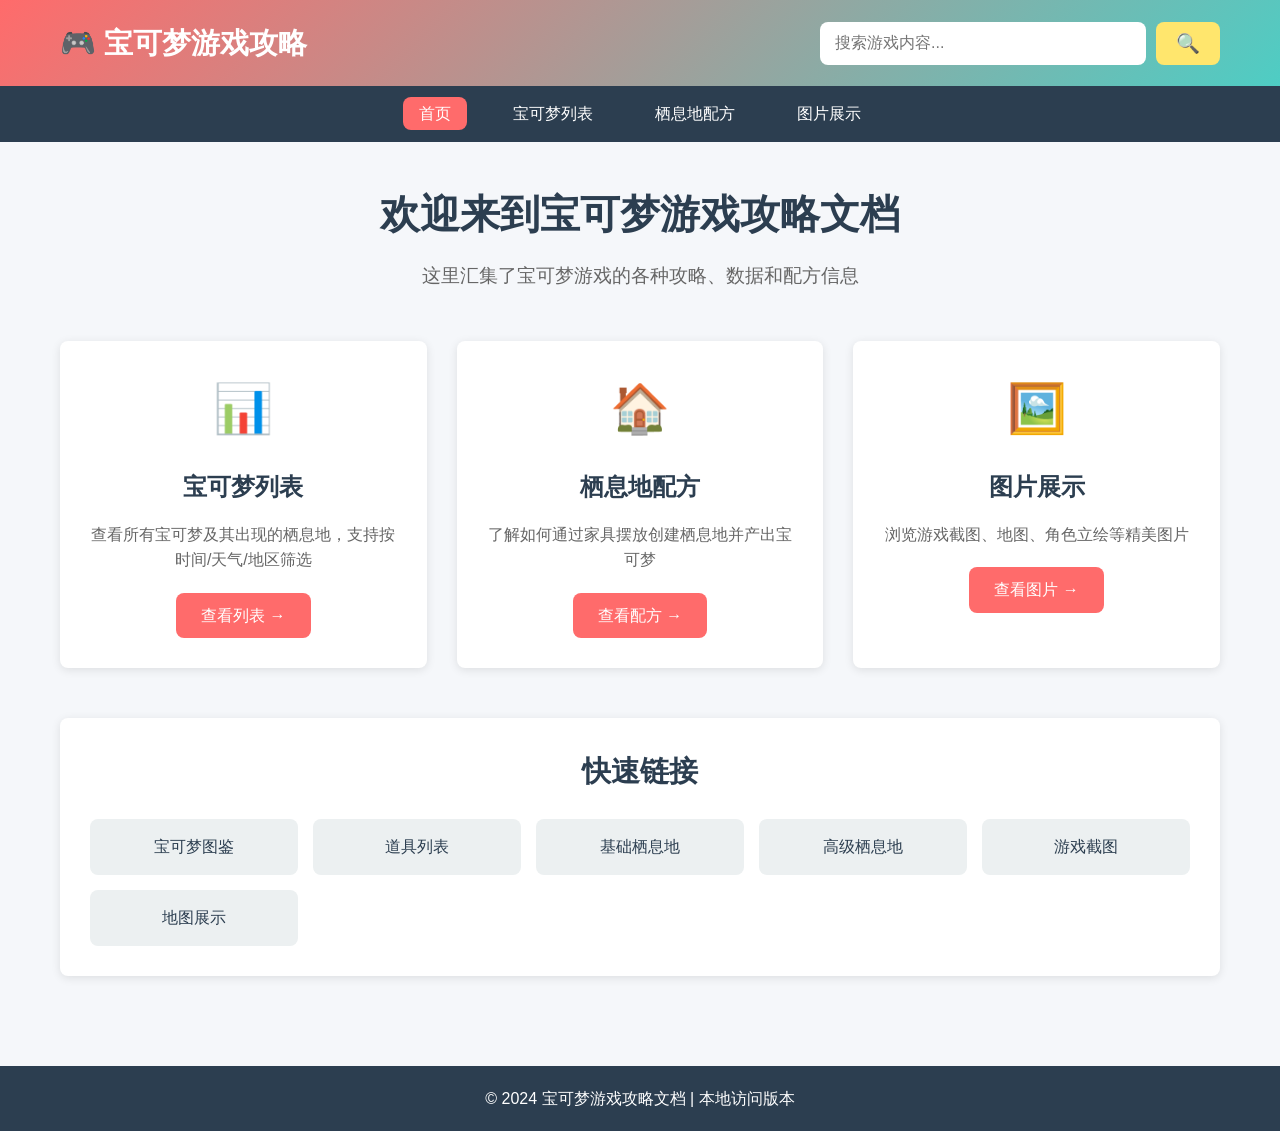
<file: index.html>
<!DOCTYPE html>
<html lang="zh-CN">
<head>
    <meta charset="UTF-8">
    <meta name="viewport" content="width=device-width, initial-scale=1.0">
    <title>宝可梦游戏攻略文档</title>
    <link rel="stylesheet" href="styles.css">
</head>
<body>
    <header class="header">
        <div class="container">
            <h1 class="logo">🎮 宝可梦游戏攻略</h1>
            <div class="search-box">
                <input type="text" id="searchInput" placeholder="搜索游戏内容..." class="search-input">
                <button class="search-btn" onclick="performSearch()">🔍</button>
            </div>
        </div>
    </header>

    <nav class="nav">
        <div class="container">
            <ul class="nav-list">
                <li><a href="index.html" class="nav-link active">首页</a></li>
                <li><a href="game-data.html" class="nav-link">宝可梦列表</a></li>
                <li><a href="habitat-recipes.html" class="nav-link">栖息地配方</a></li>
                <li><a href="gallery.html" class="nav-link">图片展示</a></li>
            </ul>
        </div>
    </nav>

    <main class="main">
        <div class="container">
            <section class="hero">
                <h2>欢迎来到宝可梦游戏攻略文档</h2>
                <p>这里汇集了宝可梦游戏的各种攻略、数据和配方信息</p>
            </section>

            <section class="features">
                <div class="feature-card">
                    <div class="feature-icon">📊</div>
                    <h3>宝可梦列表</h3>
                    <p>查看所有宝可梦及其出现的栖息地，支持按时间/天气/地区筛选</p>
                    <a href="game-data.html" class="btn">查看列表 →</a>
                </div>

                <div class="feature-card">
                    <div class="feature-icon">🏠</div>
                    <h3>栖息地配方</h3>
                    <p>了解如何通过家具摆放创建栖息地并产出宝可梦</p>
                    <a href="habitat-recipes.html" class="btn">查看配方 →</a>
                </div>

                <div class="feature-card">
                    <div class="feature-icon">🖼️</div>
                    <h3>图片展示</h3>
                    <p>浏览游戏截图、地图、角色立绘等精美图片</p>
                    <a href="gallery.html" class="btn">查看图片 →</a>
                </div>
            </section>

            <section class="quick-links">
                <h3>快速链接</h3>
                <div class="quick-links-grid">
                    <a href="game-data.html#pokemon-list" class="quick-link">宝可梦图鉴</a>
                    <a href="game-data.html#items" class="quick-link">道具列表</a>
                    <a href="habitat-recipes.html#basic" class="quick-link">基础栖息地</a>
                    <a href="habitat-recipes.html#advanced" class="quick-link">高级栖息地</a>
                    <a href="gallery.html#screenshots" class="quick-link">游戏截图</a>
                    <a href="gallery.html#maps" class="quick-link">地图展示</a>
                </div>
            </section>
        </div>
    </main>

    <footer class="footer">
        <div class="container">
            <p>&copy; 2024 宝可梦游戏攻略文档 | 本地访问版本</p>
        </div>
    </footer>

    <script src="script.js"></script>
</body>
</html>
</file>
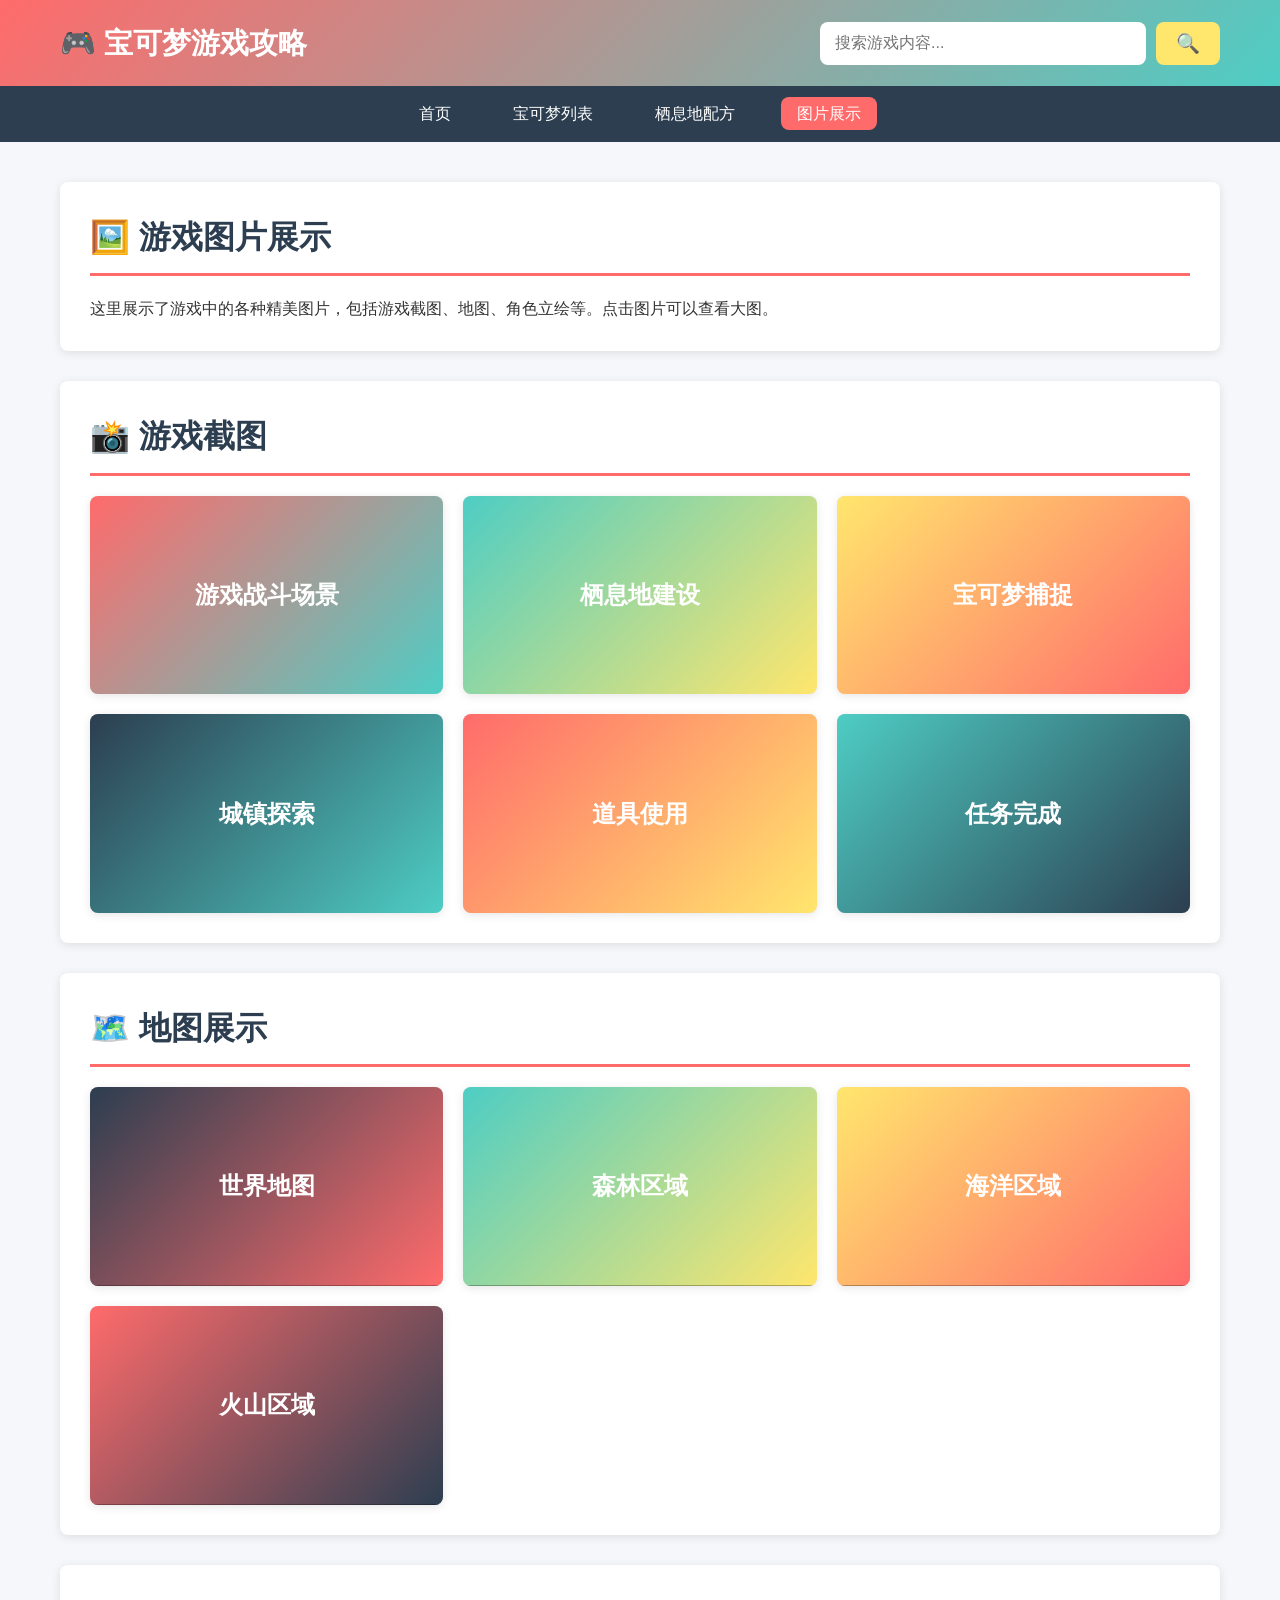
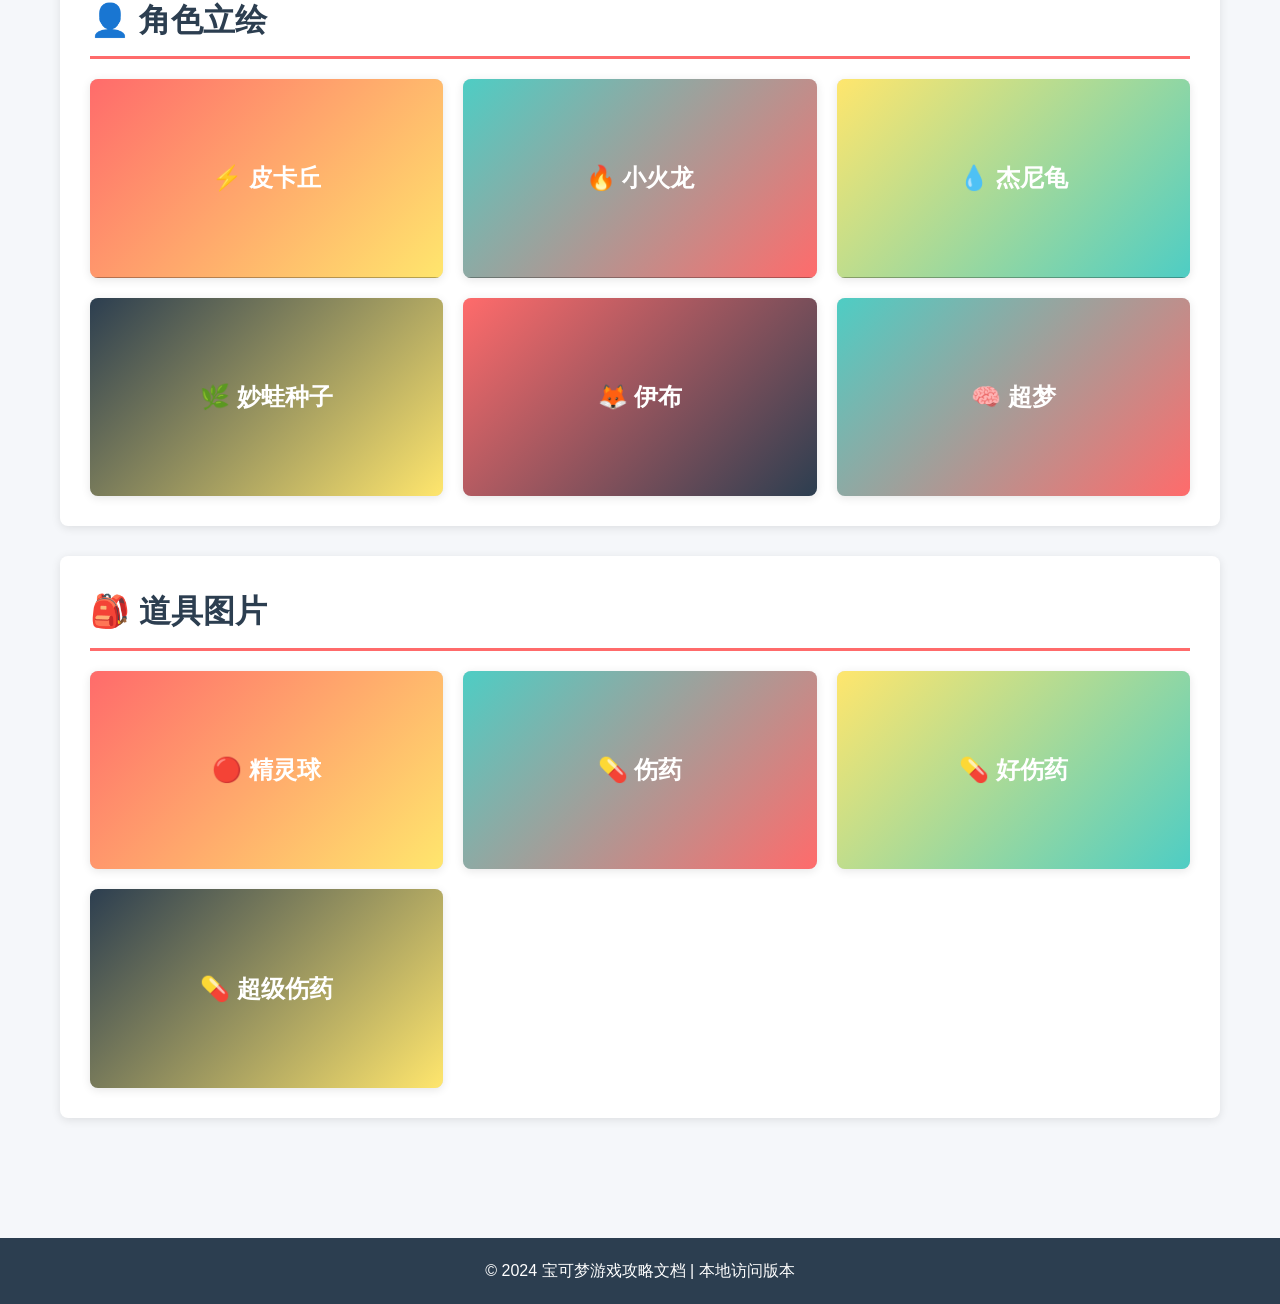
<file: gallery.html>
<!DOCTYPE html>
<html lang="zh-CN">
<head>
    <meta charset="UTF-8">
    <meta name="viewport" content="width=device-width, initial-scale=1.0">
    <title>图片展示 - 宝可梦游戏攻略</title>
    <link rel="stylesheet" href="styles.css">
</head>
<body>
    <header class="header">
        <div class="container">
            <h1 class="logo">🎮 宝可梦游戏攻略</h1>
            <div class="search-box">
                <input type="text" id="searchInput" placeholder="搜索游戏内容..." class="search-input">
                <button class="search-btn" onclick="performSearch()">🔍</button>
            </div>
        </div>
    </header>

    <nav class="nav">
        <div class="container">
            <ul class="nav-list">
                <li><a href="index.html" class="nav-link">首页</a></li>
                <li><a href="game-data.html" class="nav-link">宝可梦列表</a></li>
                <li><a href="habitat-recipes.html" class="nav-link">栖息地配方</a></li>
                <li><a href="gallery.html" class="nav-link active">图片展示</a></li>
            </ul>
        </div>
    </nav>

    <main class="main">
        <div class="container">
            <section class="data-section" id="intro">
                <h2>🖼️ 游戏图片展示</h2>
                <p>这里展示了游戏中的各种精美图片，包括游戏截图、地图、角色立绘等。点击图片可以查看大图。</p>
            </section>

            <section class="data-section" id="screenshots">
                <h2>📸 游戏截图</h2>
                <div class="gallery-grid">
                    <div class="gallery-item" onclick="openLightbox('https://via.placeholder.com/800x450/ff6b6b/ffffff?text=游戏截图1', '游戏战斗场景')">
                        <div style="width: 100%; height: 100%; background: linear-gradient(135deg, #ff6b6b, #4ecdc4); display: flex; align-items: center; justify-content: center; color: white; font-size: 1.5rem; font-weight: bold;">游戏战斗场景</div>
                        <div class="gallery-caption">游戏战斗场景</div>
                    </div>
                    <div class="gallery-item" onclick="openLightbox('https://via.placeholder.com/800x450/4ecdc4/ffffff?text=栖息地建设', '栖息地建设')">
                        <div style="width: 100%; height: 100%; background: linear-gradient(135deg, #4ecdc4, #ffe66d); display: flex; align-items: center; justify-content: center; color: white; font-size: 1.5rem; font-weight: bold;">栖息地建设</div>
                        <div class="gallery-caption">栖息地建设</div>
                    </div>
                    <div class="gallery-item" onclick="openLightbox('https://via.placeholder.com/800x450/ffe66d/ffffff?text=宝可梦捕捉', '宝可梦捕捉')">
                        <div style="width: 100%; height: 100%; background: linear-gradient(135deg, #ffe66d, #ff6b6b); display: flex; align-items: center; justify-content: center; color: white; font-size: 1.5rem; font-weight: bold;">宝可梦捕捉</div>
                        <div class="gallery-caption">宝可梦捕捉</div>
                    </div>
                    <div class="gallery-item" onclick="openLightbox('https://via.placeholder.com/800x450/2c3e50/ffffff?text=城镇探索', '城镇探索')">
                        <div style="width: 100%; height: 100%; background: linear-gradient(135deg, #2c3e50, #4ecdc4); display: flex; align-items: center; justify-content: center; color: white; font-size: 1.5rem; font-weight: bold;">城镇探索</div>
                        <div class="gallery-caption">城镇探索</div>
                    </div>
                    <div class="gallery-item" onclick="openLightbox('https://via.placeholder.com/800x450/ff6b6b/ffffff?text=道具使用', '道具使用')">
                        <div style="width: 100%; height: 100%; background: linear-gradient(135deg, #ff6b6b, #ffe66d); display: flex; align-items: center; justify-content: center; color: white; font-size: 1.5rem; font-weight: bold;">道具使用</div>
                        <div class="gallery-caption">道具使用</div>
                    </div>
                    <div class="gallery-item" onclick="openLightbox('https://via.placeholder.com/800x450/4ecdc4/ffffff?text=任务完成', '任务完成')">
                        <div style="width: 100%; height: 100%; background: linear-gradient(135deg, #4ecdc4, #2c3e50); display: flex; align-items: center; justify-content: center; color: white; font-size: 1.5rem; font-weight: bold;">任务完成</div>
                        <div class="gallery-caption">任务完成</div>
                    </div>
                </div>
            </section>

            <section class="data-section" id="maps">
                <h2>🗺️ 地图展示</h2>
                <div class="gallery-grid">
                    <div class="gallery-item" onclick="openLightbox('https://via.placeholder.com/800x450/2c3e50/ffffff?text=世界地图', '世界地图')">
                        <div style="width: 100%; height: 100%; background: linear-gradient(135deg, #2c3e50, #ff6b6b); display: flex; align-items: center; justify-content: center; color: white; font-size: 1.5rem; font-weight: bold;">世界地图</div>
                        <div class="gallery-caption">世界地图</div>
                    </div>
                    <div class="gallery-item" onclick="openLightbox('https://via.placeholder.com/800x450/4ecdc4/ffffff?text=森林区域', '森林区域')">
                        <div style="width: 100%; height: 100%; background: linear-gradient(135deg, #4ecdc4, #ffe66d); display: flex; align-items: center; justify-content: center; color: white; font-size: 1.5rem; font-weight: bold;">森林区域</div>
                        <div class="gallery-caption">森林区域</div>
                    </div>
                    <div class="gallery-item" onclick="openLightbox('https://via.placeholder.com/800x450/ffe66d/ffffff?text=海洋区域', '海洋区域')">
                        <div style="width: 100%; height: 100%; background: linear-gradient(135deg, #ffe66d, #ff6b6b); display: flex; align-items: center; justify-content: center; color: white; font-size: 1.5rem; font-weight: bold;">海洋区域</div>
                        <div class="gallery-caption">海洋区域</div>
                    </div>
                    <div class="gallery-item" onclick="openLightbox('https://via.placeholder.com/800x450/ff6b6b/ffffff?text=火山区域', '火山区域')">
                        <div style="width: 100%; height: 100%; background: linear-gradient(135deg, #ff6b6b, #2c3e50); display: flex; align-items: center; justify-content: center; color: white; font-size: 1.5rem; font-weight: bold;">火山区域</div>
                        <div class="gallery-caption">火山区域</div>
                    </div>
                </div>
            </section>

            <section class="data-section" id="characters">
                <h2>👤 角色立绘</h2>
                <div class="gallery-grid">
                    <div class="gallery-item" onclick="openLightbox('https://via.placeholder.com/800x450/ff6b6b/ffffff?text=皮卡丘', '皮卡丘')">
                        <div style="width: 100%; height: 100%; background: linear-gradient(135deg, #ff6b6b, #ffe66d); display: flex; align-items: center; justify-content: center; color: white; font-size: 1.5rem; font-weight: bold;">⚡ 皮卡丘</div>
                        <div class="gallery-caption">皮卡丘</div>
                    </div>
                    <div class="gallery-item" onclick="openLightbox('https://via.placeholder.com/800x450/4ecdc4/ffffff?text=小火龙', '小火龙')">
                        <div style="width: 100%; height: 100%; background: linear-gradient(135deg, #4ecdc4, #ff6b6b); display: flex; align-items: center; justify-content: center; color: white; font-size: 1.5rem; font-weight: bold;">🔥 小火龙</div>
                        <div class="gallery-caption">小火龙</div>
                    </div>
                    <div class="gallery-item" onclick="openLightbox('https://via.placeholder.com/800x450/ffe66d/ffffff?text=杰尼龟', '杰尼龟')">
                        <div style="width: 100%; height: 100%; background: linear-gradient(135deg, #ffe66d, #4ecdc4); display: flex; align-items: center; justify-content: center; color: white; font-size: 1.5rem; font-weight: bold;">💧 杰尼龟</div>
                        <div class="gallery-caption">杰尼龟</div>
                    </div>
                    <div class="gallery-item" onclick="openLightbox('https://via.placeholder.com/800x450/2c3e50/ffffff?text=妙蛙种子', '妙蛙种子')">
                        <div style="width: 100%; height: 100%; background: linear-gradient(135deg, #2c3e50, #ffe66d); display: flex; align-items: center; justify-content: center; color: white; font-size: 1.5rem; font-weight: bold;">🌿 妙蛙种子</div>
                        <div class="gallery-caption">妙蛙种子</div>
                    </div>
                    <div class="gallery-item" onclick="openLightbox('https://via.placeholder.com/800x450/ff6b6b/ffffff?text=伊布', '伊布')">
                        <div style="width: 100%; height: 100%; background: linear-gradient(135deg, #ff6b6b, #2c3e50); display: flex; align-items: center; justify-content: center; color: white; font-size: 1.5rem; font-weight: bold;">🦊 伊布</div>
                        <div class="gallery-caption">伊布</div>
                    </div>
                    <div class="gallery-item" onclick="openLightbox('https://via.placeholder.com/800x450/4ecdc4/ffffff?text=超梦', '超梦')">
                        <div style="width: 100%; height: 100%; background: linear-gradient(135deg, #4ecdc4, #ff6b6b); display: flex; align-items: center; justify-content: center; color: white; font-size: 1.5rem; font-weight: bold;">🧠 超梦</div>
                        <div class="gallery-caption">超梦</div>
                    </div>
                </div>
            </section>

            <section class="data-section" id="items">
                <h2>🎒 道具图片</h2>
                <div class="gallery-grid">
                    <div class="gallery-item" onclick="openLightbox('https://via.placeholder.com/800x450/ff6b6b/ffffff?text=精灵球', '精灵球')">
                        <div style="width: 100%; height: 100%; background: linear-gradient(135deg, #ff6b6b, #ffe66d); display: flex; align-items: center; justify-content: center; color: white; font-size: 1.5rem; font-weight: bold;">🔴 精灵球</div>
                        <div class="gallery-caption">精灵球</div>
                    </div>
                    <div class="gallery-item" onclick="openLightbox('https://via.placeholder.com/800x450/4ecdc4/ffffff?text=伤药', '伤药')">
                        <div style="width: 100%; height: 100%; background: linear-gradient(135deg, #4ecdc4, #ff6b6b); display: flex; align-items: center; justify-content: center; color: white; font-size: 1.5rem; font-weight: bold;">💊 伤药</div>
                        <div class="gallery-caption">伤药</div>
                    </div>
                    <div class="gallery-item" onclick="openLightbox('https://via.placeholder.com/800x450/ffe66d/ffffff?text=好伤药', '好伤药')">
                        <div style="width: 100%; height: 100%; background: linear-gradient(135deg, #ffe66d, #4ecdc4); display: flex; align-items: center; justify-content: center; color: white; font-size: 1.5rem; font-weight: bold;">💊 好伤药</div>
                        <div class="gallery-caption">好伤药</div>
                    </div>
                    <div class="gallery-item" onclick="openLightbox('https://via.placeholder.com/800x450/2c3e50/ffffff?text=超级伤药', '超级伤药')">
                        <div style="width: 100%; height: 100%; background: linear-gradient(135deg, #2c3e50, #ffe66d); display: flex; align-items: center; justify-content: center; color: white; font-size: 1.5rem; font-weight: bold;">💊 超级伤药</div>
                        <div class="gallery-caption">超级伤药</div>
                    </div>
                </div>
            </section>
        </div>
    </main>

    <footer class="footer">
        <div class="container">
            <p>&copy; 2024 宝可梦游戏攻略文档 | 本地访问版本</p>
        </div>
    </footer>

    <script src="script.js"></script>
</body>
</html>
</file>
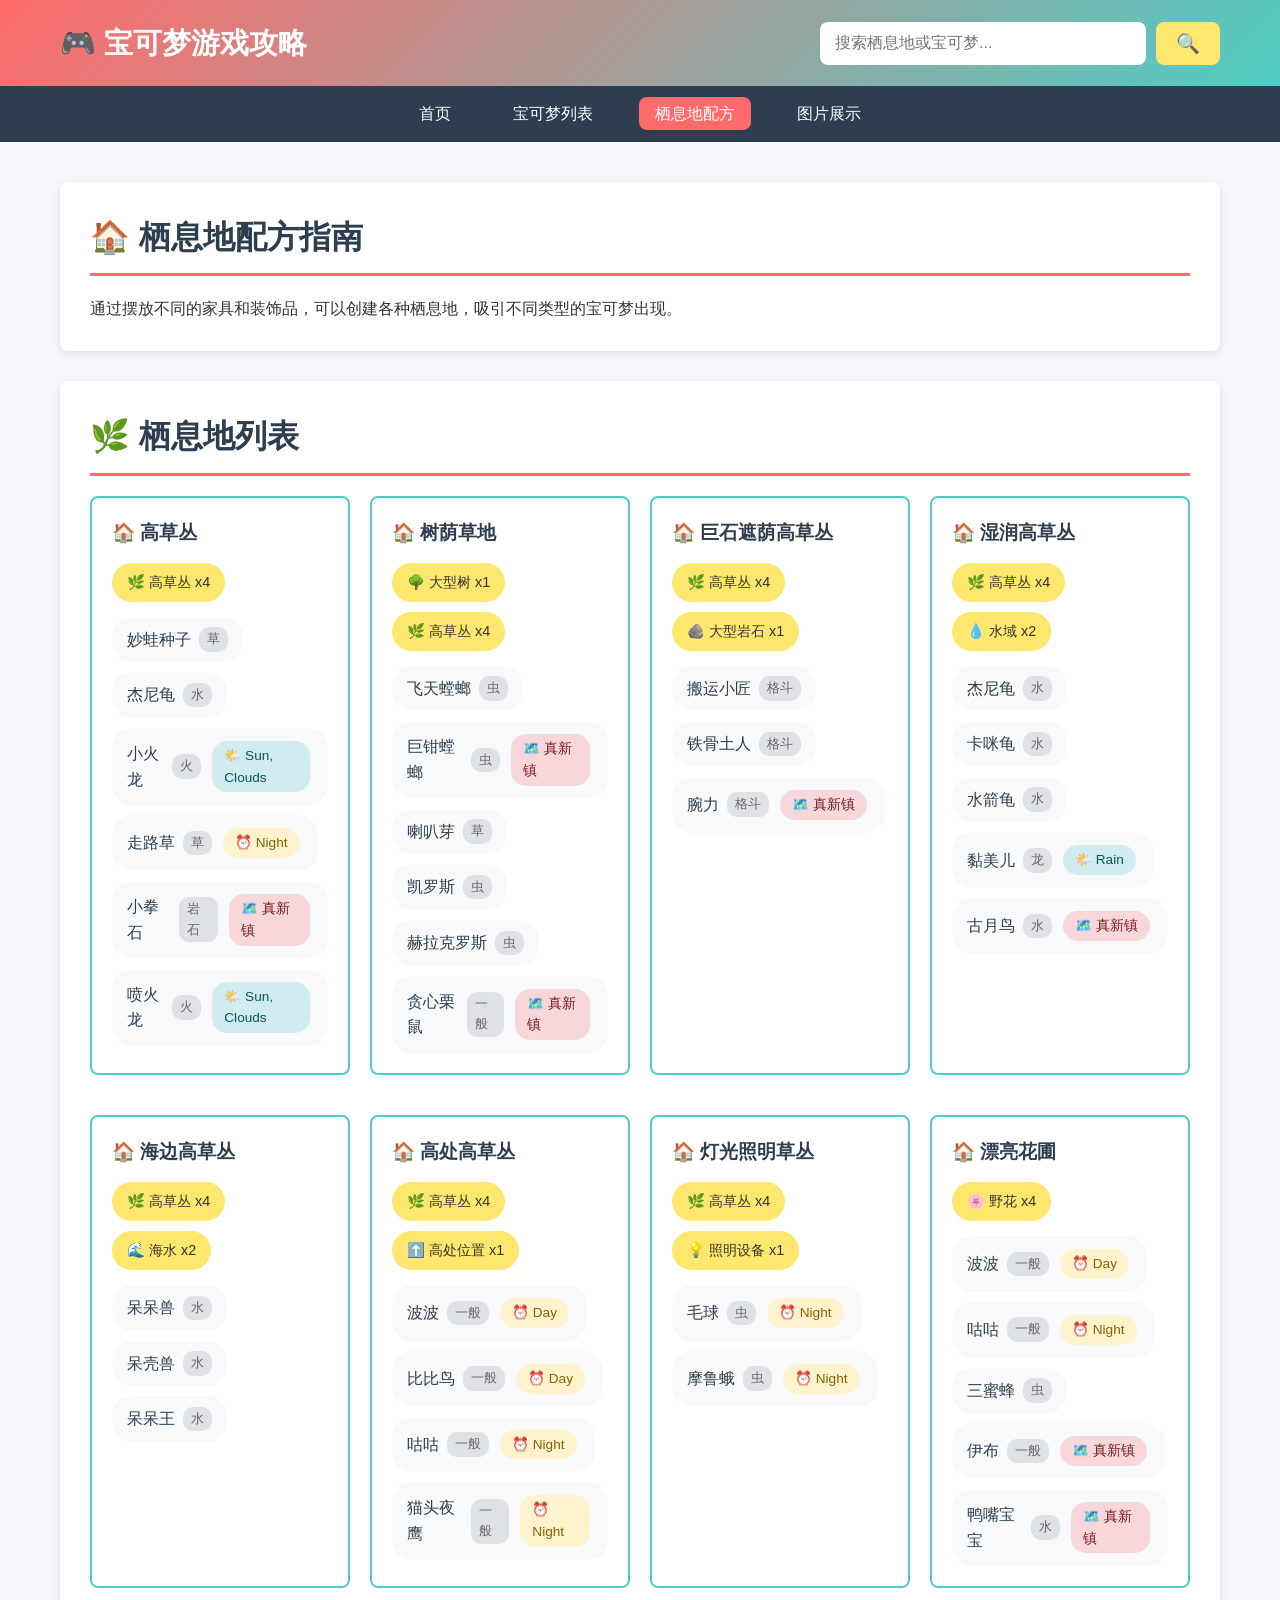
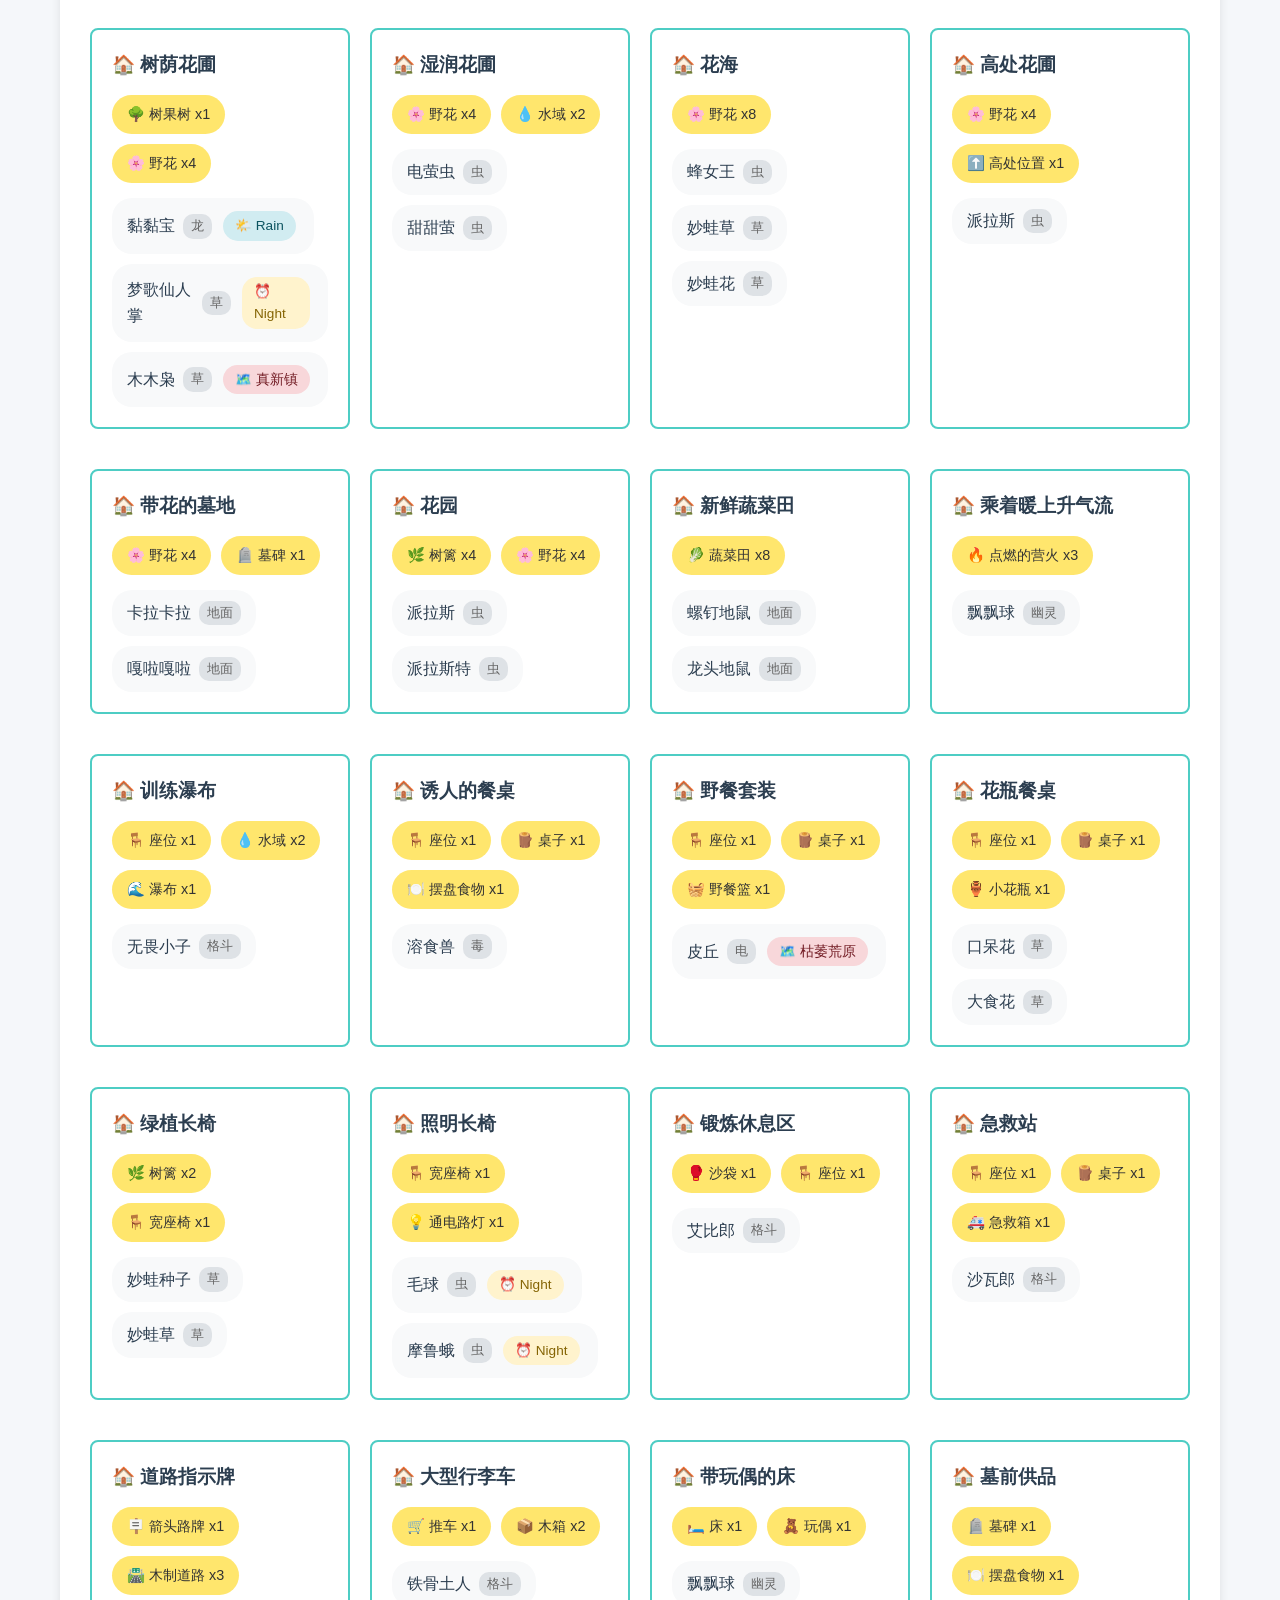
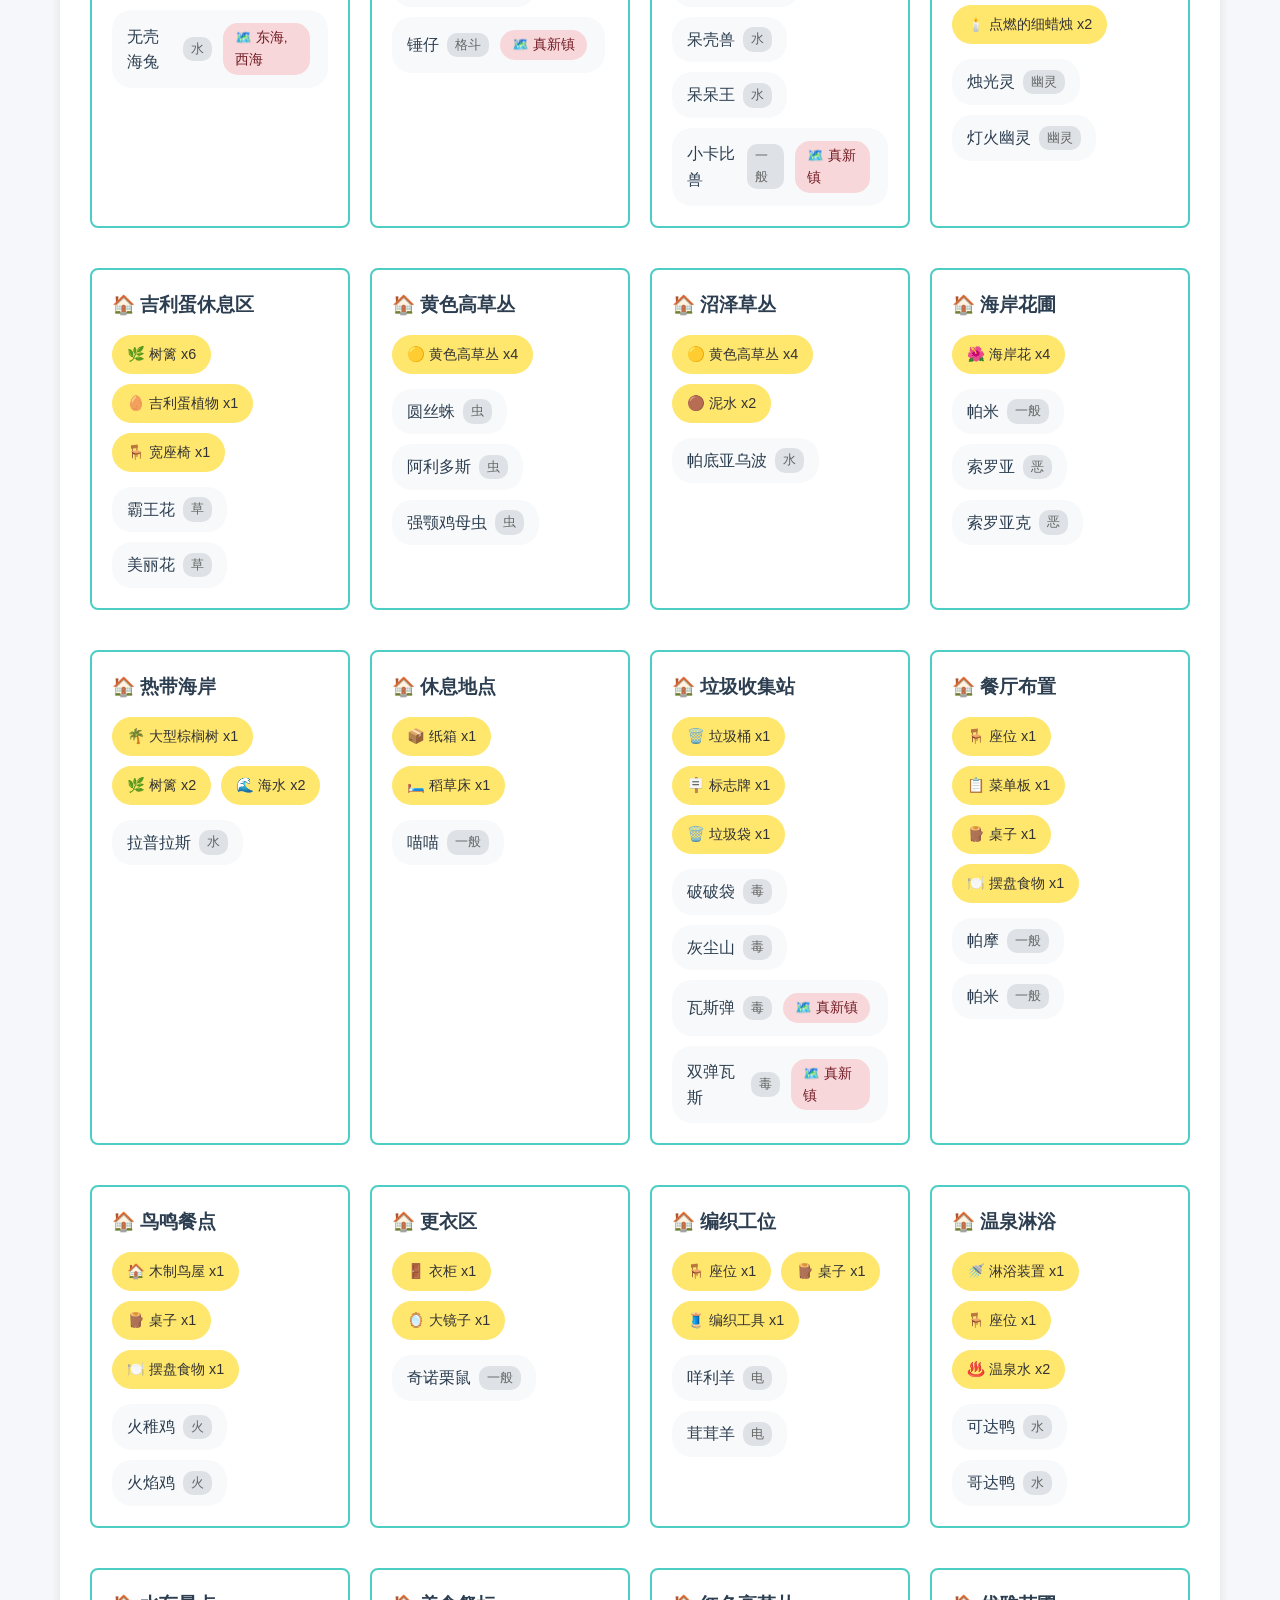
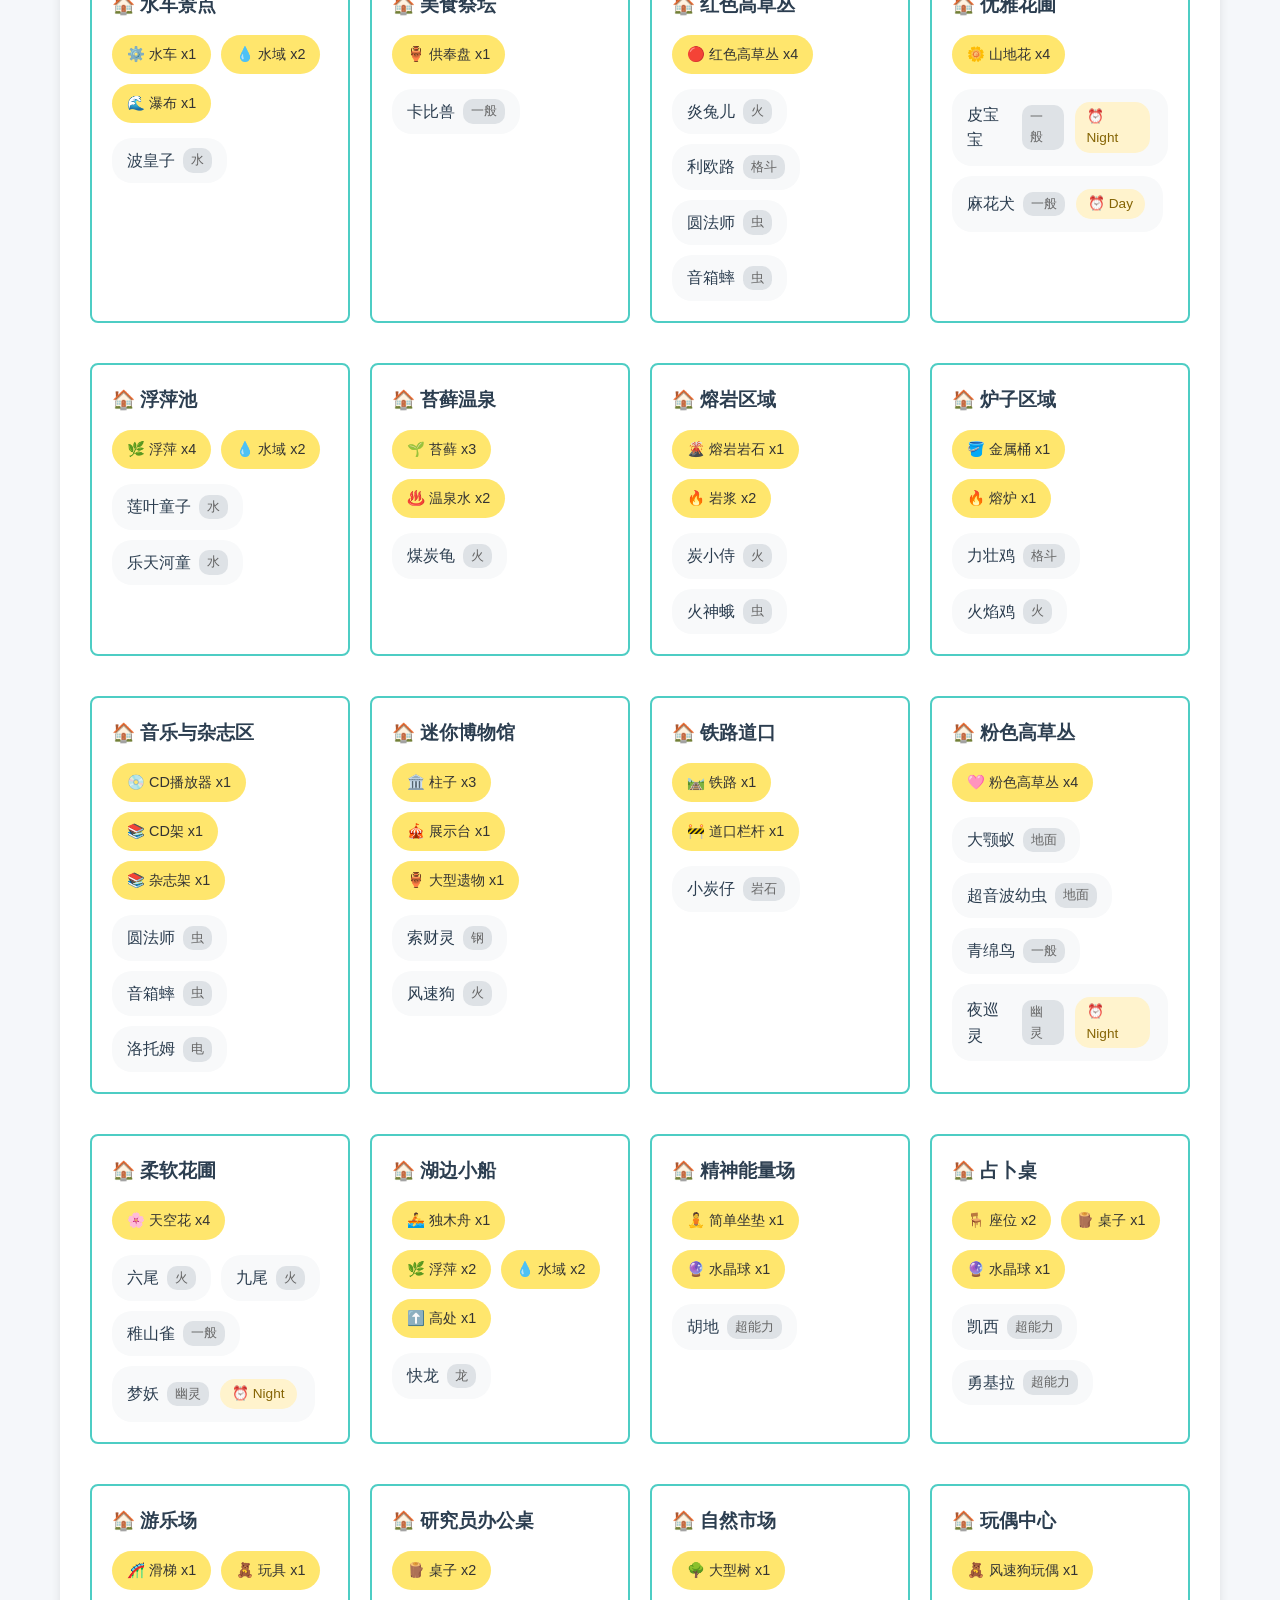
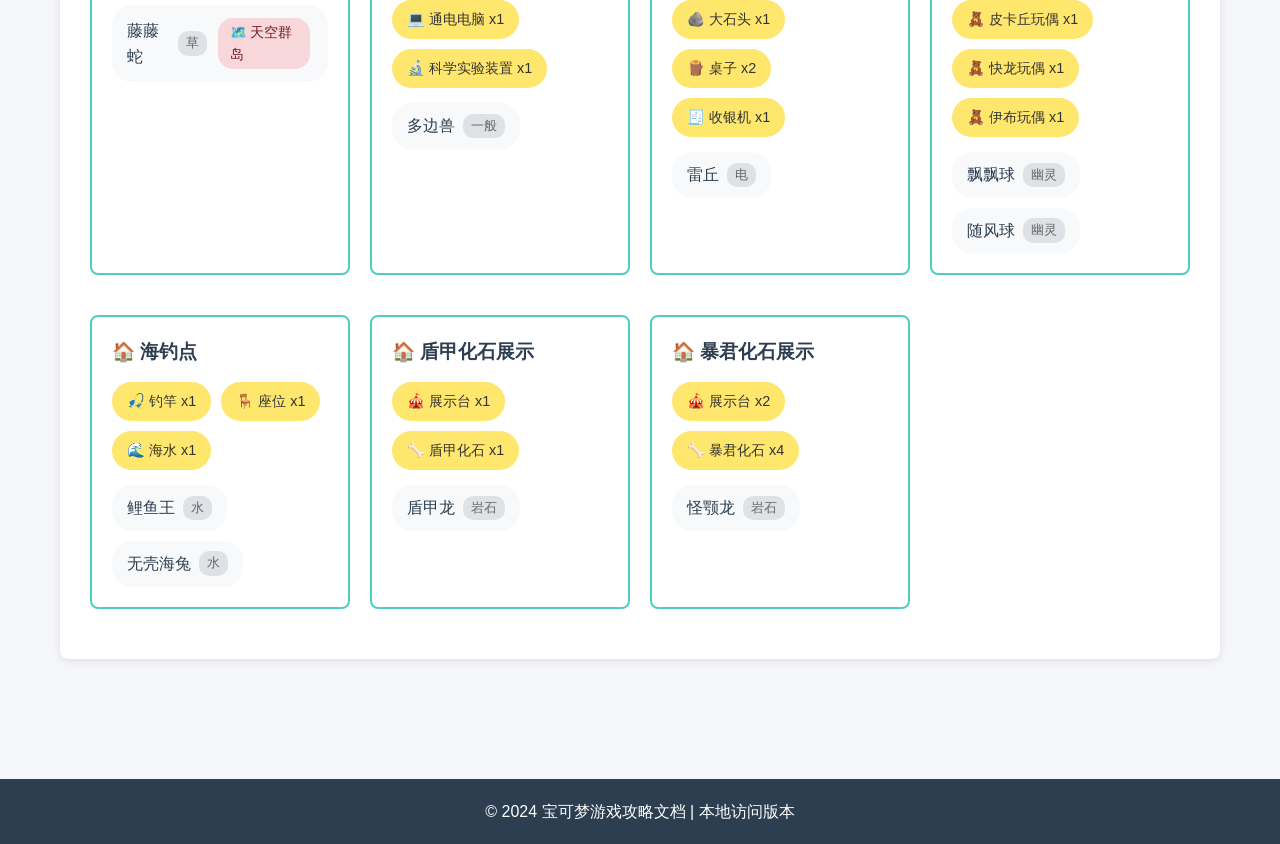
<file: habitat-recipes.html>
<!DOCTYPE html>
<html lang="zh-CN">
<head>
    <meta charset="UTF-8">
    <meta name="viewport" content="width=device-width, initial-scale=1.0">
    <title>栖息地配方 - 宝可梦游戏攻略</title>
    <link rel="stylesheet" href="styles.css">
    <style>
        .pokemon-tag {
            display: inline-block;
            padding: 4px 12px;
            margin: 3px;
            border-radius: 15px;
            font-size: 0.85rem;
            background: #e8f8f8;
            color: #2c3e50;
        }
        
        .pokemon-tag.time-tag {
            background: #fff3cd;
            color: #856404;
        }
        
        .pokemon-tag.weather-tag {
            background: #d1ecf1;
            color: #0c5460;
        }
        
        .pokemon-tag.region-tag {
            background: #f8d7da;
            color: #721c24;
        }
        
        .pokemon-list {
            display: flex;
            flex-wrap: wrap;
            gap: 10px;
            margin-top: 15px;
        }
        
        .pokemon-item {
            background: #f8f9fa;
            padding: 10px 15px;
            border-radius: 20px;
            display: flex;
            align-items: center;
            gap: 8px;
            transition: all 0.3s;
        }
        
        .pokemon-item:hover {
            background: #e9ecef;
            transform: scale(1.05);
        }
        
        .pokemon-item .pokemon-name {
            font-weight: 500;
            color: #2c3e50;
        }
        
        .pokemon-item .pokemon-type {
            font-size: 0.8rem;
            color: #666;
            padding: 2px 8px;
            background: #dee2e6;
            border-radius: 10px;
        }
    </style>
</head>
<body>
    <header class="header">
        <div class="container">
            <h1 class="logo">🎮 宝可梦游戏攻略</h1>
            <div class="search-box">
                <input type="text" id="searchInput" placeholder="搜索栖息地或宝可梦..." class="search-input">
                <button class="search-btn" onclick="performSearch()">🔍</button>
            </div>
        </div>
    </header>

    <nav class="nav">
        <div class="container">
            <ul class="nav-list">
                <li><a href="index.html" class="nav-link">首页</a></li>
                <li><a href="game-data.html" class="nav-link">宝可梦列表</a></li>
                <li><a href="habitat-recipes.html" class="nav-link active">栖息地配方</a></li>
                <li><a href="gallery.html" class="nav-link">图片展示</a></li>
            </ul>
        </div>
    </nav>

    <main class="main">
        <div class="container">
            <section class="data-section" id="intro">
                <h2>🏠 栖息地配方指南</h2>
                <p>通过摆放不同的家具和装饰品，可以创建各种栖息地，吸引不同类型的宝可梦出现。</p>
            </section>

            <section class="data-section" id="habitats">
                <h2>🌿 栖息地列表</h2>
                <div id="habitatsContainer" class="data-grid"></div>
            </section>
        </div>
    </main>

    <footer class="footer">
        <div class="container">
            <p>&copy; 2024 宝可梦游戏攻略文档 | 本地访问版本</p>
        </div>
    </footer>

    <script src="habitats-data.js"></script>
    <script>
        function renderHabitats() {
            const container = document.getElementById('habitatsContainer');
            
            container.innerHTML = habitatsData.map(habitat => {
                const pokemonHTML = habitat.pokemon.map(p => {
                    const tags = [];
                    if (p.time.length > 0) {
                        tags.push(`<span class="pokemon-tag time-tag">⏰ ${p.time.join(', ')}</span>`);
                    }
                    if (p.weather.length > 0) {
                        tags.push(`<span class="pokemon-tag weather-tag">🌤️ ${p.weather.join(', ')}</span>`);
                    }
                    if (p.region.length > 0) {
                        tags.push(`<span class="pokemon-tag region-tag">🗺️ ${p.region.join(', ')}</span>`);
                    }

                    return `
                        <div class="pokemon-item">
                            <span class="pokemon-name">${p.name}</span>
                            <span class="pokemon-type">${p.type}</span>
                            ${tags.join('')}
                        </div>
                    `;
                }).join('');

                const conditionsHTML = habitat.conditions.map(c => {
                    return `<span class="recipe-item">${c.emoji} ${c.name} x${c.quantity}</span>`;
                }).join('');

                return `
                    <div class="recipe-card">
                        <h3>🏠 ${habitat.name}</h3>
                        <div class="recipe-items">
                            ${conditionsHTML}
                        </div>
                        <div class="pokemon-list">
                            ${pokemonHTML}
                        </div>
                    </div>
                `;
            }).join('');
        }

        function performSearch() {
            const query = document.getElementById('searchInput').value.toLowerCase().trim();
            
            if (!query) {
                renderHabitats();
                return;
            }
            
            const container = document.getElementById('habitatsContainer');
            const filteredHabitats = habitatsData.filter(habitat => {
                const habitatMatch = habitat.name.toLowerCase().includes(query);
                const pokemonMatch = habitat.pokemon.some(p => 
                    p.name.toLowerCase().includes(query) || 
                    p.type.toLowerCase().includes(query)
                );
                const conditionMatch = habitat.conditions.some(c => 
                    c.name.toLowerCase().includes(query)
                );
                
                return habitatMatch || pokemonMatch || conditionMatch;
            });

            if (filteredHabitats.length === 0) {
                container.innerHTML = '<div class="no-results">没有找到符合条件的栖息地</div>';
                return;
            }

            container.innerHTML = filteredHabitats.map(habitat => {
                const pokemonList = habitat.pokemon.filter(p => {
                    const pokemonMatch = p.name.toLowerCase().includes(query) || 
                                       p.type.toLowerCase().includes(query);
                    return pokemonMatch || query === '';
                });

                if (pokemonList.length === 0) return '';

                const pokemonHTML = pokemonList.map(p => {
                    const tags = [];
                    if (p.time.length > 0) {
                        tags.push(`<span class="pokemon-tag time-tag">⏰ ${p.time.join(', ')}</span>`);
                    }
                    if (p.weather.length > 0) {
                        tags.push(`<span class="pokemon-tag weather-tag">🌤️ ${p.weather.join(', ')}</span>`);
                    }
                    if (p.region.length > 0) {
                        tags.push(`<span class="pokemon-tag region-tag">🗺️ ${p.region.join(', ')}</span>`);
                    }

                    return `
                        <div class="pokemon-item">
                            <span class="pokemon-name">${p.name}</span>
                            <span class="pokemon-type">${p.type}</span>
                            ${tags.join('')}
                        </div>
                    `;
                }).join('');

                const conditionsHTML = habitat.conditions.map(c => {
                    return `<span class="recipe-item">${c.emoji} ${c.name} x${c.quantity}</span>`;
                }).join('');

                return `
                    <div class="recipe-card">
                        <h3>🏠 ${habitat.name}</h3>
                        <div class="recipe-items">
                            ${conditionsHTML}
                        </div>
                        <div class="pokemon-list">
                            ${pokemonHTML}
                        </div>
                    </div>
                `;
            }).join('');
        }

        document.addEventListener('DOMContentLoaded', function() {
            renderHabitats();

            document.getElementById('searchInput').addEventListener('keypress', function(e) {
                if (e.key === 'Enter') {
                    performSearch();
                }
            });
        });
    </script>
</body>
</html>
</file>
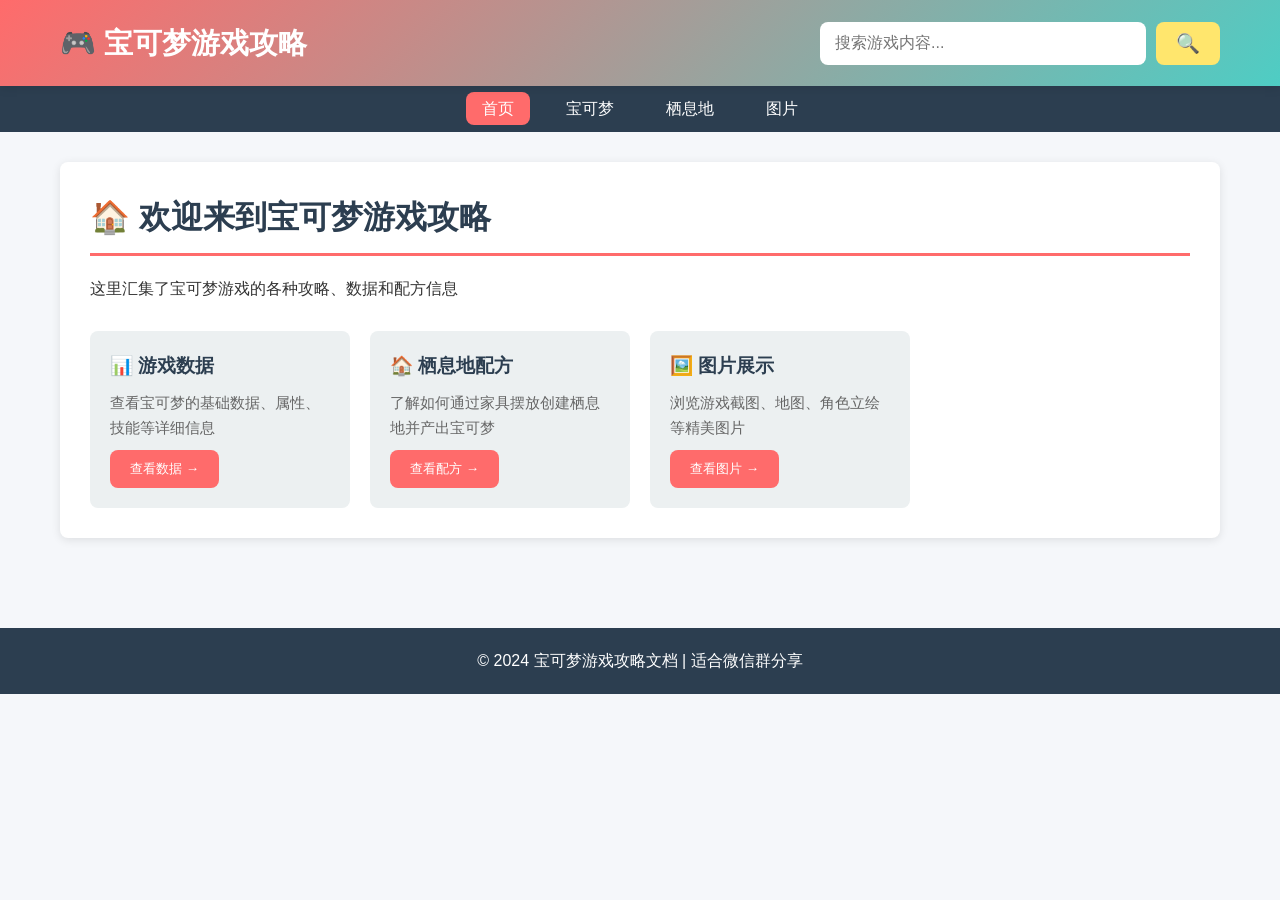
<file: single-page.html>
<!DOCTYPE html>
<html lang="zh-CN">
<head>
    <meta charset="UTF-8">
    <meta name="viewport" content="width=device-width, initial-scale=1.0">
    <title>宝可梦游戏攻略 - 完整版</title>
    <style>
        * {
            margin: 0;
            padding: 0;
            box-sizing: border-box;
        }

        :root {
            --primary-color: #ff6b6b;
            --secondary-color: #4ecdc4;
            --accent-color: #ffe66d;
            --dark-color: #2c3e50;
            --light-color: #ecf0f1;
            --text-color: #333;
            --border-radius: 8px;
            --shadow: 0 2px 10px rgba(0, 0, 0, 0.1);
        }

        body {
            font-family: 'Segoe UI', Tahoma, Geneva, Verdana, sans-serif;
            line-height: 1.6;
            color: var(--text-color);
            background-color: #f5f7fa;
        }

        .container {
            max-width: 1200px;
            margin: 0 auto;
            padding: 0 20px;
        }

        .header {
            background: linear-gradient(135deg, var(--primary-color), var(--secondary-color));
            color: white;
            padding: 20px 0;
            box-shadow: var(--shadow);
            position: sticky;
            top: 0;
            z-index: 100;
        }

        .header .container {
            display: flex;
            justify-content: space-between;
            align-items: center;
            flex-wrap: wrap;
            gap: 15px;
        }

        .logo {
            font-size: 1.8rem;
            font-weight: bold;
        }

        .search-box {
            display: flex;
            gap: 10px;
            flex: 1;
            max-width: 400px;
        }

        .search-input {
            flex: 1;
            padding: 10px 15px;
            border: none;
            border-radius: var(--border-radius);
            font-size: 1rem;
        }

        .search-btn {
            background: var(--accent-color);
            border: none;
            padding: 10px 20px;
            border-radius: var(--border-radius);
            cursor: pointer;
            font-size: 1.2rem;
        }

        .nav {
            background: var(--dark-color);
            padding: 10px 0;
            position: sticky;
            top: 70px;
            z-index: 99;
        }

        .nav-list {
            list-style: none;
            display: flex;
            justify-content: center;
            gap: 20px;
            flex-wrap: wrap;
        }

        .nav-link {
            color: white;
            text-decoration: none;
            padding: 8px 16px;
            border-radius: var(--border-radius);
            transition: background 0.3s;
            cursor: pointer;
        }

        .nav-link:hover,
        .nav-link.active {
            background: var(--primary-color);
        }

        .main {
            padding: 30px 0;
        }

        .section {
            background: white;
            padding: 30px;
            border-radius: var(--border-radius);
            box-shadow: var(--shadow);
            margin-bottom: 30px;
            display: none;
        }

        .section.active {
            display: block;
        }

        .section h2 {
            font-size: 2rem;
            margin-bottom: 20px;
            color: var(--dark-color);
            border-bottom: 3px solid var(--primary-color);
            padding-bottom: 10px;
        }

        .data-grid {
            display: grid;
            grid-template-columns: repeat(auto-fill, minmax(250px, 1fr));
            gap: 20px;
            margin-top: 20px;
        }

        .data-card {
            background: var(--light-color);
            padding: 20px;
            border-radius: var(--border-radius);
            transition: transform 0.3s, box-shadow 0.3s;
        }

        .data-card:hover {
            transform: translateY(-3px);
            box-shadow: 0 3px 15px rgba(0, 0, 0, 0.1);
        }

        .data-card h3 {
            color: var(--dark-color);
            margin-bottom: 10px;
        }

        .data-card p {
            color: #666;
            font-size: 0.95rem;
        }

        .recipe-card {
            background: white;
            border: 2px solid var(--secondary-color);
            padding: 20px;
            border-radius: var(--border-radius);
            margin-bottom: 20px;
        }

        .recipe-card h3 {
            color: var(--dark-color);
            margin-bottom: 15px;
        }

        .recipe-items {
            display: flex;
            flex-wrap: wrap;
            gap: 10px;
            margin-bottom: 15px;
        }

        .recipe-item {
            background: var(--accent-color);
            padding: 8px 15px;
            border-radius: 20px;
            font-size: 0.9rem;
        }

        .recipe-output {
            background: var(--light-color);
            padding: 15px;
            border-radius: var(--border-radius);
        }

        .recipe-output strong {
            color: var(--primary-color);
        }

        .gallery-grid {
            display: grid;
            grid-template-columns: repeat(auto-fill, minmax(300px, 1fr));
            gap: 20px;
        }

        .gallery-item {
            position: relative;
            border-radius: var(--border-radius);
            overflow: hidden;
            box-shadow: var(--shadow);
            aspect-ratio: 16/9;
            background: #ddd;
            cursor: pointer;
        }

        .gallery-item > div {
            width: 100%;
            height: 100%;
            display: flex;
            align-items: center;
            justify-content: center;
            color: white;
            font-size: 1.5rem;
            font-weight: bold;
        }

        .filter-controls {
            display: flex;
            gap: 10px;
            flex-wrap: wrap;
            margin-bottom: 20px;
        }

        .btn {
            background: var(--primary-color);
            color: white;
            padding: 10px 20px;
            border-radius: var(--border-radius);
            border: none;
            cursor: pointer;
            transition: background 0.3s;
        }

        .btn:hover {
            background: #ff5252;
        }

        .search-results {
            margin-top: 20px;
        }

        .search-result-item {
            background: white;
            padding: 15px;
            border-radius: var(--border-radius);
            margin-bottom: 10px;
            box-shadow: var(--shadow);
            cursor: pointer;
            transition: background 0.3s;
        }

        .search-result-item:hover {
            background: var(--light-color);
        }

        .footer {
            background: var(--dark-color);
            color: white;
            text-align: center;
            padding: 20px 0;
            margin-top: 30px;
        }

        @media (max-width: 768px) {
            .header .container {
                flex-direction: column;
                text-align: center;
            }

            .search-box {
                width: 100%;
                max-width: none;
            }

            .nav-list {
                gap: 10px;
            }

            .nav-link {
                padding: 6px 12px;
                font-size: 0.9rem;
            }

            .data-grid,
            .gallery-grid {
                grid-template-columns: 1fr;
            }
        }
    </style>
</head>
<body>
    <header class="header">
        <div class="container">
            <h1 class="logo">🎮 宝可梦游戏攻略</h1>
            <div class="search-box">
                <input type="text" id="searchInput" placeholder="搜索游戏内容..." class="search-input">
                <button class="search-btn" onclick="performSearch()">🔍</button>
            </div>
        </div>
    </header>

    <nav class="nav">
        <div class="container">
            <ul class="nav-list">
                <li><a class="nav-link active" onclick="showSection('home')">首页</a></li>
                <li><a class="nav-link" onclick="showSection('pokemon')">宝可梦</a></li>
                <li><a class="nav-link" onclick="showSection('habitat')">栖息地</a></li>
                <li><a class="nav-link" onclick="showSection('gallery')">图片</a></li>
            </ul>
        </div>
    </nav>

    <main class="main">
        <div class="container">
            <div id="searchResults" class="search-results" style="display: none;"></div>

            <div id="home" class="section active">
                <h2>🏠 欢迎来到宝可梦游戏攻略</h2>
                <p>这里汇集了宝可梦游戏的各种攻略、数据和配方信息</p>
                
                <div class="data-grid" style="margin-top: 30px;">
                    <div class="data-card">
                        <h3>📊 游戏数据</h3>
                        <p>查看宝可梦的基础数据、属性、技能等详细信息</p>
                        <button class="btn" style="margin-top: 10px;" onclick="showSection('pokemon')">查看数据 →</button>
                    </div>
                    <div class="data-card">
                        <h3>🏠 栖息地配方</h3>
                        <p>了解如何通过家具摆放创建栖息地并产出宝可梦</p>
                        <button class="btn" style="margin-top: 10px;" onclick="showSection('habitat')">查看配方 →</button>
                    </div>
                    <div class="data-card">
                        <h3>🖼️ 图片展示</h3>
                        <p>浏览游戏截图、地图、角色立绘等精美图片</p>
                        <button class="btn" style="margin-top: 10px;" onclick="showSection('gallery')">查看图片 →</button>
                    </div>
                </div>
            </div>

            <div id="pokemon" class="section">
                <h2>📊 宝可梦图鉴</h2>
                <div class="filter-controls">
                    <button class="btn" onclick="filterPokemon('all')">全部</button>
                    <button class="btn" onclick="filterPokemon('电')">电属性</button>
                    <button class="btn" onclick="filterPokemon('火')">火属性</button>
                    <button class="btn" onclick="filterPokemon('水')">水属性</button>
                    <button class="btn" onclick="filterPokemon('草')">草属性</button>
                </div>
                <div class="data-grid" id="pokemonGrid">
                    <div class="data-card" data-type="电">
                        <h3>⚡ 皮卡丘</h3>
                        <p><strong>类型:</strong> 电</p>
                        <p><strong>描述:</strong> 著名的电属性宝可梦，脸颊两侧有电力袋</p>
                    </div>
                    <div class="data-card" data-type="火">
                        <h3>🔥 小火龙</h3>
                        <p><strong>类型:</strong> 火</p>
                        <p><strong>描述:</strong> 尾巴上的火焰代表它的健康状况</p>
                    </div>
                    <div class="data-card" data-type="水">
                        <h3>💧 杰尼龟</h3>
                        <p><strong>类型:</strong> 水</p>
                        <p><strong>描述:</strong> 龟壳非常坚硬，可以保护身体</p>
                    </div>
                    <div class="data-card" data-type="草">
                        <h3>🌿 妙蛙种子</h3>
                        <p><strong>类型:</strong> 草</p>
                        <p><strong>描述:</strong> 背上的种子会随着成长而长大</p>
                    </div>
                </div>
            </div>

            <div id="habitat" class="section">
                <h2>🏠 栖息地配方</h2>
                
                <div class="recipe-card">
                    <h3>🌲 森林栖息地</h3>
                    <p><strong>描述:</strong> 适合草属性和虫属性宝可梦的森林环境</p>
                    <div class="recipe-items">
                        <span class="recipe-item">🌳 树木 x5</span>
                        <span class="recipe-item">🌿 草地 x10</span>
                        <span class="recipe-item">🌸 花朵 x3</span>
                    </div>
                    <div class="recipe-output">
                        <strong>🎁 产出宝可梦:</strong> 绿毛虫、独角虫、派拉斯
                    </div>
                </div>

                <div class="recipe-card">
                    <h3>🌊 海洋栖息地</h3>
                    <p><strong>描述:</strong> 适合水属性宝可梦的海洋环境</p>
                    <div class="recipe-items">
                        <span class="recipe-item">💧 水池 x1</span>
                        <span class="recipe-item">🌱 水草 x5</span>
                        <span class="recipe-item">🪨 石头 x3</span>
                    </div>
                    <div class="recipe-output">
                        <strong>🎁 产出宝可梦:</strong> 鲤鱼王、角金鱼、蚊香蝌蚪
                    </div>
                </div>

                <div class="recipe-card">
                    <h3>🌋 火山栖息地</h3>
                    <p><strong>描述:</strong> 适合火属性和岩石属性宝可梦的火山环境</p>
                    <div class="recipe-items">
                        <span class="recipe-item">🔥 熔岩 x3</span>
                        <span class="recipe-item">🪨 岩石 x5</span>
                        <span class="recipe-item">🔦 火把 x2</span>
                    </div>
                    <div class="recipe-output">
                        <strong>🎁 产出宝可梦:</strong> 小火龙、小拳石、瓦斯弹
                    </div>
                </div>

                <div class="recipe-card">
                    <h3>🏙️ 城市栖息地</h3>
                    <p><strong>描述:</strong> 适合一般属性和电属性宝可梦的城市环境</p>
                    <div class="recipe-items">
                        <span class="recipe-item">🏢 建筑物 x2</span>
                        <span class="recipe-item">💡 路灯 x4</span>
                        <span class="recipe-item">🪑 长椅 x3</span>
                    </div>
                    <div class="recipe-output">
                        <strong>🎁 产出宝可梦:</strong> 皮卡丘、喵喵、小拉达
                    </div>
                </div>
            </div>

            <div id="gallery" class="section">
                <h2>🖼️ 图片展示</h2>
                <div class="gallery-grid">
                    <div class="gallery-item">
                        <div style="background: linear-gradient(135deg, #ff6b6b, #4ecdc4);">游戏战斗场景</div>
                    </div>
                    <div class="gallery-item">
                        <div style="background: linear-gradient(135deg, #4ecdc4, #ffe66d);">栖息地建设</div>
                    </div>
                    <div class="gallery-item">
                        <div style="background: linear-gradient(135deg, #ffe66d, #ff6b6b);">宝可梦捕捉</div>
                    </div>
                    <div class="gallery-item">
                        <div style="background: linear-gradient(135deg, #2c3e50, #4ecdc4);">城镇探索</div>
                    </div>
                </div>
            </div>
        </div>
    </main>

    <footer class="footer">
        <div class="container">
            <p>&copy; 2024 宝可梦游戏攻略文档 | 适合微信群分享</p>
        </div>
    </footer>

    <script>
        const gameData = {
            pokemon: [
                { name: "皮卡丘", type: "电", description: "著名的电属性宝可梦" },
                { name: "小火龙", type: "火", description: "尾巴上的火焰代表健康状况" },
                { name: "杰尼龟", type: "水", description: "龟壳非常坚硬" },
                { name: "妙蛙种子", type: "草", description: "背上的种子会成长" }
            ],
            habitats: [
                { name: "森林栖息地", items: "树木x5, 草地x10, 花朵x3", output: "绿毛虫、独角虫" },
                { name: "海洋栖息地", items: "水池x1, 水草x5, 石头x3", output: "鲤鱼王、角金鱼" },
                { name: "火山栖息地", items: "熔岩x3, 岩石x5, 火把x2", output: "小火龙、小拳石" },
                { name: "城市栖息地", items: "建筑物x2, 路灯x4, 长椅x3", output: "皮卡丘、喵喵" }
            ]
        };

        function showSection(sectionId) {
            document.querySelectorAll('.section').forEach(s => s.classList.remove('active'));
            document.querySelectorAll('.nav-link').forEach(l => l.classList.remove('active'));
            
            document.getElementById(sectionId).classList.add('active');
            event.target.classList.add('active');
            
            document.getElementById('searchResults').style.display = 'none';
        }

        function performSearch() {
            const query = document.getElementById('searchInput').value.toLowerCase().trim();
            if (!query) return;
            
            const results = [];
            
            for (const category in gameData) {
                gameData[category].forEach(item => {
                    const text = `${item.name} ${item.description || ''} ${item.items || ''} ${item.output || ''}`.toLowerCase();
                    if (text.includes(query)) {
                        results.push({ ...item, category });
                    }
                });
            }
            
            displaySearchResults(results);
        }

        function displaySearchResults(results) {
            const container = document.getElementById('searchResults');
            container.style.display = 'block';
            
            if (results.length === 0) {
                container.innerHTML = '<p style="text-align: center; padding: 20px;">没有找到相关结果</p>';
                return;
            }
            
            let html = '<h3>搜索结果</h3>';
            results.forEach(r => {
                html += `
                    <div class="search-result-item" onclick="showSection('${r.category === 'pokemon' ? 'pokemon' : 'habitat'}')">
                        <h4>${r.name}</h4>
                        <p>${r.description || r.items || ''}</p>
                    </div>
                `;
            });
            container.innerHTML = html;
        }

        function filterPokemon(type) {
            const cards = document.querySelectorAll('#pokemonGrid .data-card');
            cards.forEach(card => {
                if (type === 'all' || card.getAttribute('data-type') === type) {
                    card.style.display = 'block';
                } else {
                    card.style.display = 'none';
                }
            });
        }

        document.getElementById('searchInput').addEventListener('keypress', function(e) {
            if (e.key === 'Enter') performSearch();
        });
    </script>
</body>
</html>
</file>
<file: styles.css>
* {
    margin: 0;
    padding: 0;
    box-sizing: border-box;
}

:root {
    --primary-color: #ff6b6b;
    --secondary-color: #4ecdc4;
    --accent-color: #ffe66d;
    --dark-color: #2c3e50;
    --light-color: #ecf0f1;
    --text-color: #333;
    --border-radius: 8px;
    --shadow: 0 2px 10px rgba(0, 0, 0, 0.1);
}

body {
    font-family: 'Segoe UI', Tahoma, Geneva, Verdana, sans-serif;
    line-height: 1.6;
    color: var(--text-color);
    background-color: #f5f7fa;
}

.container {
    max-width: 1200px;
    margin: 0 auto;
    padding: 0 20px;
}

.header {
    background: linear-gradient(135deg, var(--primary-color), var(--secondary-color));
    color: white;
    padding: 20px 0;
    box-shadow: var(--shadow);
}

.header .container {
    display: flex;
    justify-content: space-between;
    align-items: center;
    flex-wrap: wrap;
    gap: 15px;
}

.logo {
    font-size: 1.8rem;
    font-weight: bold;
}

.search-box {
    display: flex;
    gap: 10px;
    flex: 1;
    max-width: 400px;
}

.search-input {
    flex: 1;
    padding: 10px 15px;
    border: none;
    border-radius: var(--border-radius);
    font-size: 1rem;
}

.search-btn {
    background: var(--accent-color);
    border: none;
    padding: 10px 20px;
    border-radius: var(--border-radius);
    cursor: pointer;
    font-size: 1.2rem;
    transition: transform 0.2s;
}

.search-btn:hover {
    transform: scale(1.05);
}

.nav {
    background: var(--dark-color);
    padding: 15px 0;
    position: sticky;
    top: 0;
    z-index: 100;
}

.nav-list {
    list-style: none;
    display: flex;
    justify-content: center;
    gap: 30px;
}

.nav-link {
    color: white;
    text-decoration: none;
    padding: 8px 16px;
    border-radius: var(--border-radius);
    transition: background 0.3s;
}

.nav-link:hover,
.nav-link.active {
    background: var(--primary-color);
}

.main {
    padding: 40px 0;
}

.hero {
    text-align: center;
    margin-bottom: 50px;
}

.hero h2 {
    font-size: 2.5rem;
    color: var(--dark-color);
    margin-bottom: 15px;
}

.hero p {
    font-size: 1.2rem;
    color: #666;
}

.features {
    display: grid;
    grid-template-columns: repeat(auto-fit, minmax(300px, 1fr));
    gap: 30px;
    margin-bottom: 50px;
}

.feature-card {
    background: white;
    padding: 30px;
    border-radius: var(--border-radius);
    box-shadow: var(--shadow);
    text-align: center;
    transition: transform 0.3s, box-shadow 0.3s;
}

.feature-card:hover {
    transform: translateY(-5px);
    box-shadow: 0 5px 20px rgba(0, 0, 0, 0.15);
}

.feature-icon {
    font-size: 3rem;
    margin-bottom: 20px;
}

.feature-card h3 {
    font-size: 1.5rem;
    margin-bottom: 15px;
    color: var(--dark-color);
}

.feature-card p {
    color: #666;
    margin-bottom: 20px;
}

.btn {
    display: inline-block;
    background: var(--primary-color);
    color: white;
    padding: 10px 25px;
    border-radius: var(--border-radius);
    text-decoration: none;
    transition: background 0.3s;
}

.btn:hover {
    background: #ff5252;
}

.quick-links {
    background: white;
    padding: 30px;
    border-radius: var(--border-radius);
    box-shadow: var(--shadow);
}

.quick-links h3 {
    font-size: 1.8rem;
    margin-bottom: 25px;
    color: var(--dark-color);
    text-align: center;
}

.quick-links-grid {
    display: grid;
    grid-template-columns: repeat(auto-fit, minmax(200px, 1fr));
    gap: 15px;
}

.quick-link {
    display: block;
    background: var(--light-color);
    padding: 15px;
    border-radius: var(--border-radius);
    text-decoration: none;
    color: var(--dark-color);
    text-align: center;
    transition: background 0.3s, transform 0.2s;
}

.quick-link:hover {
    background: var(--secondary-color);
    color: white;
    transform: scale(1.05);
}

.footer {
    background: var(--dark-color);
    color: white;
    text-align: center;
    padding: 20px 0;
    margin-top: 50px;
}

@media (max-width: 768px) {
    .header .container {
        flex-direction: column;
        text-align: center;
    }

    .search-box {
        width: 100%;
        max-width: none;
    }

    .nav-list {
        flex-direction: column;
        gap: 10px;
    }

    .nav-link {
        display: block;
        text-align: center;
    }

    .hero h2 {
        font-size: 2rem;
    }

    .features {
        grid-template-columns: 1fr;
    }

    .quick-links-grid {
        grid-template-columns: 1fr 1fr;
    }
}

@media (max-width: 480px) {
    .logo {
        font-size: 1.5rem;
    }

    .hero h2 {
        font-size: 1.5rem;
    }

    .hero p {
        font-size: 1rem;
    }

    .quick-links-grid {
        grid-template-columns: 1fr;
    }

    .container {
        padding: 0 15px;
    }
}

.data-section {
    background: white;
    padding: 30px;
    border-radius: var(--border-radius);
    box-shadow: var(--shadow);
    margin-bottom: 30px;
}

.data-section h2 {
    font-size: 2rem;
    margin-bottom: 20px;
    color: var(--dark-color);
    border-bottom: 3px solid var(--primary-color);
    padding-bottom: 10px;
}

.data-grid {
    display: grid;
    grid-template-columns: repeat(auto-fill, minmax(250px, 1fr));
    gap: 20px;
}

.data-card {
    background: var(--light-color);
    padding: 20px;
    border-radius: var(--border-radius);
    transition: transform 0.3s, box-shadow 0.3s;
}

.data-card:hover {
    transform: translateY(-3px);
    box-shadow: 0 3px 15px rgba(0, 0, 0, 0.1);
}

.data-card h3 {
    color: var(--dark-color);
    margin-bottom: 10px;
}

.data-card p {
    color: #666;
    font-size: 0.95rem;
}

.recipe-card {
    background: white;
    border: 2px solid var(--secondary-color);
    padding: 20px;
    border-radius: var(--border-radius);
    margin-bottom: 20px;
}

.recipe-card h3 {
    color: var(--dark-color);
    margin-bottom: 15px;
}

.recipe-items {
    display: flex;
    flex-wrap: wrap;
    gap: 10px;
    margin-bottom: 15px;
}

.recipe-item {
    background: var(--accent-color);
    padding: 8px 15px;
    border-radius: 20px;
    font-size: 0.9rem;
}

.recipe-output {
    background: var(--light-color);
    padding: 15px;
    border-radius: var(--border-radius);
}

.recipe-output strong {
    color: var(--primary-color);
}

.gallery-grid {
    display: grid;
    grid-template-columns: repeat(auto-fill, minmax(300px, 1fr));
    gap: 20px;
}

.gallery-item {
    position: relative;
    border-radius: var(--border-radius);
    overflow: hidden;
    box-shadow: var(--shadow);
    aspect-ratio: 16/9;
    background: #ddd;
}

.gallery-item img {
    width: 100%;
    height: 100%;
    object-fit: cover;
    transition: transform 0.3s;
}

.gallery-item:hover img {
    transform: scale(1.05);
}

.gallery-caption {
    position: absolute;
    bottom: 0;
    left: 0;
    right: 0;
    background: rgba(0, 0, 0, 0.7);
    color: white;
    padding: 10px;
    transform: translateY(100%);
    transition: transform 0.3s;
}

.gallery-item:hover .gallery-caption {
    transform: translateY(0);
}

.search-results {
    margin-top: 20px;
}

.search-result-item {
    background: white;
    padding: 15px;
    border-radius: var(--border-radius);
    margin-bottom: 10px;
    box-shadow: var(--shadow);
    cursor: pointer;
    transition: background 0.3s;
}

.search-result-item:hover {
    background: var(--light-color);
}

.search-result-item h4 {
    color: var(--dark-color);
    margin-bottom: 5px;
}

.search-result-item p {
    color: #666;
    font-size: 0.9rem;
}

.no-results {
    text-align: center;
    padding: 40px;
    color: #666;
    font-size: 1.2rem;
}
</file>
